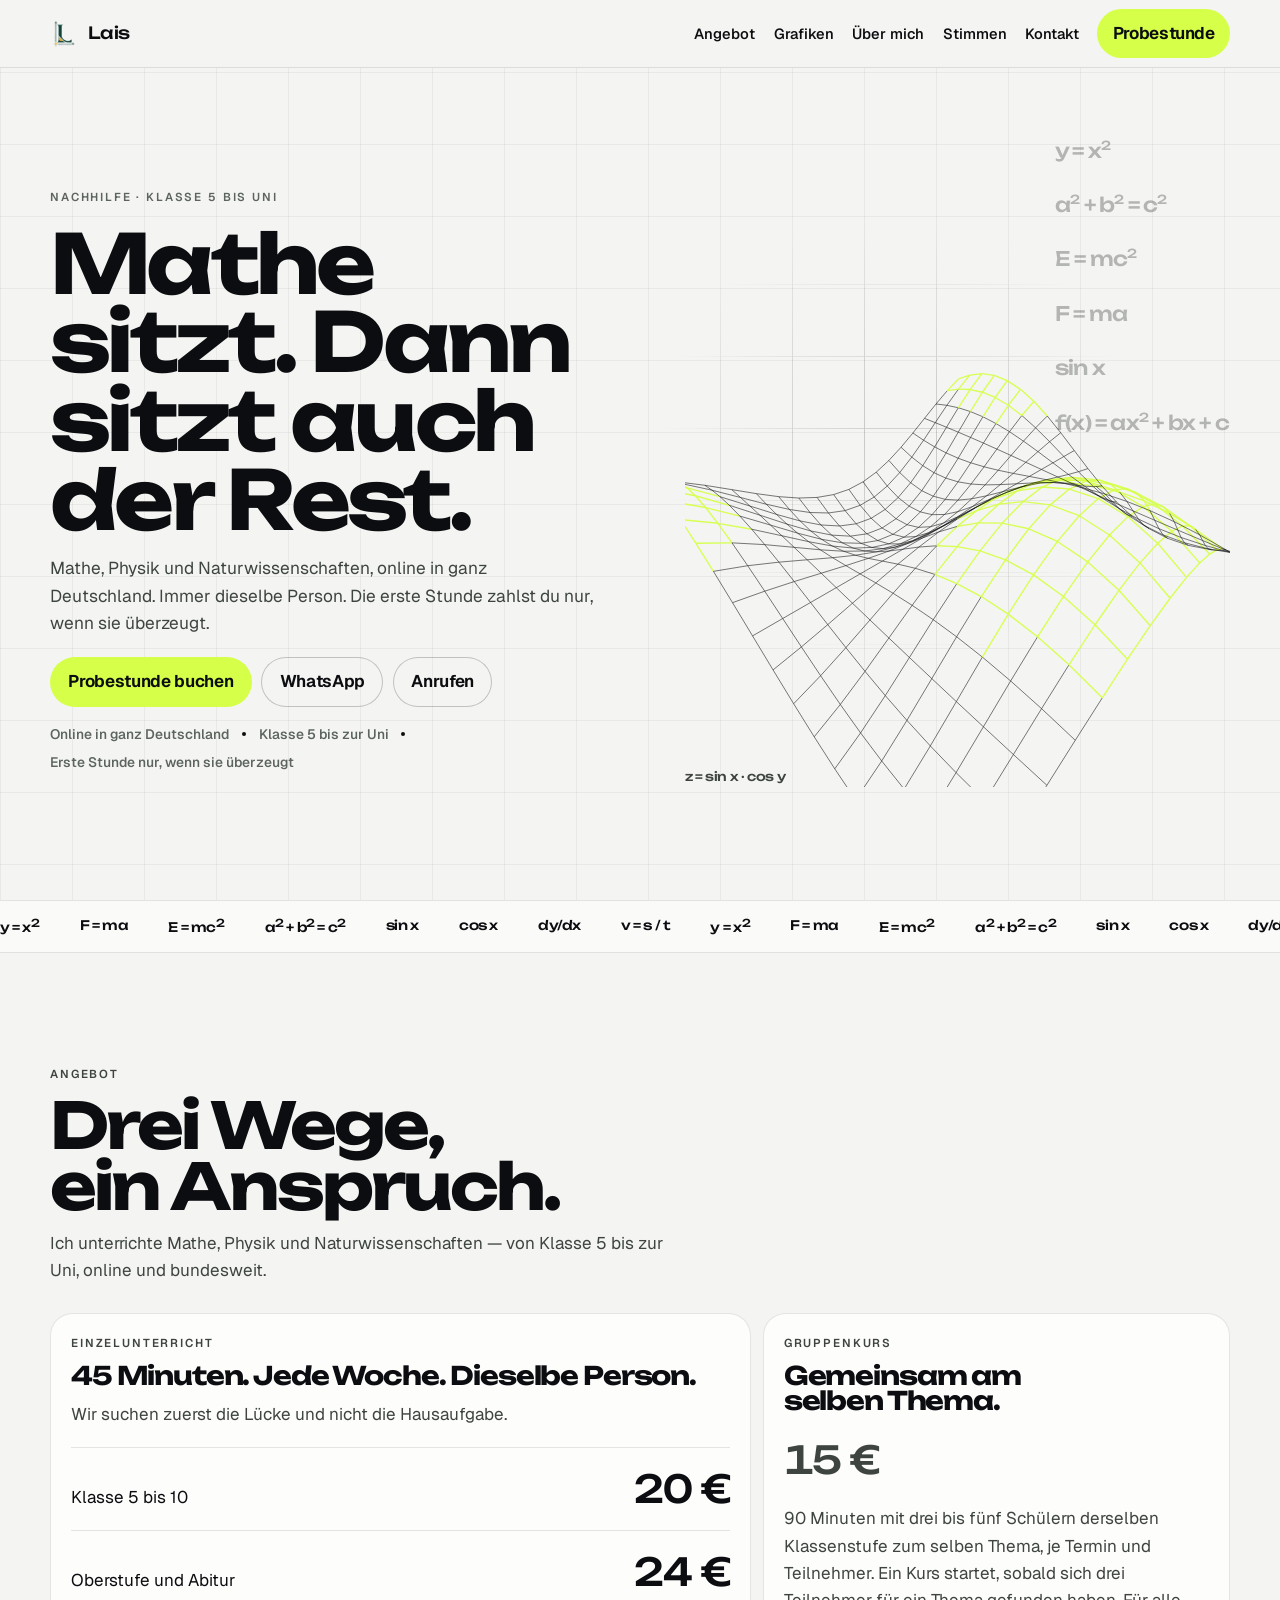
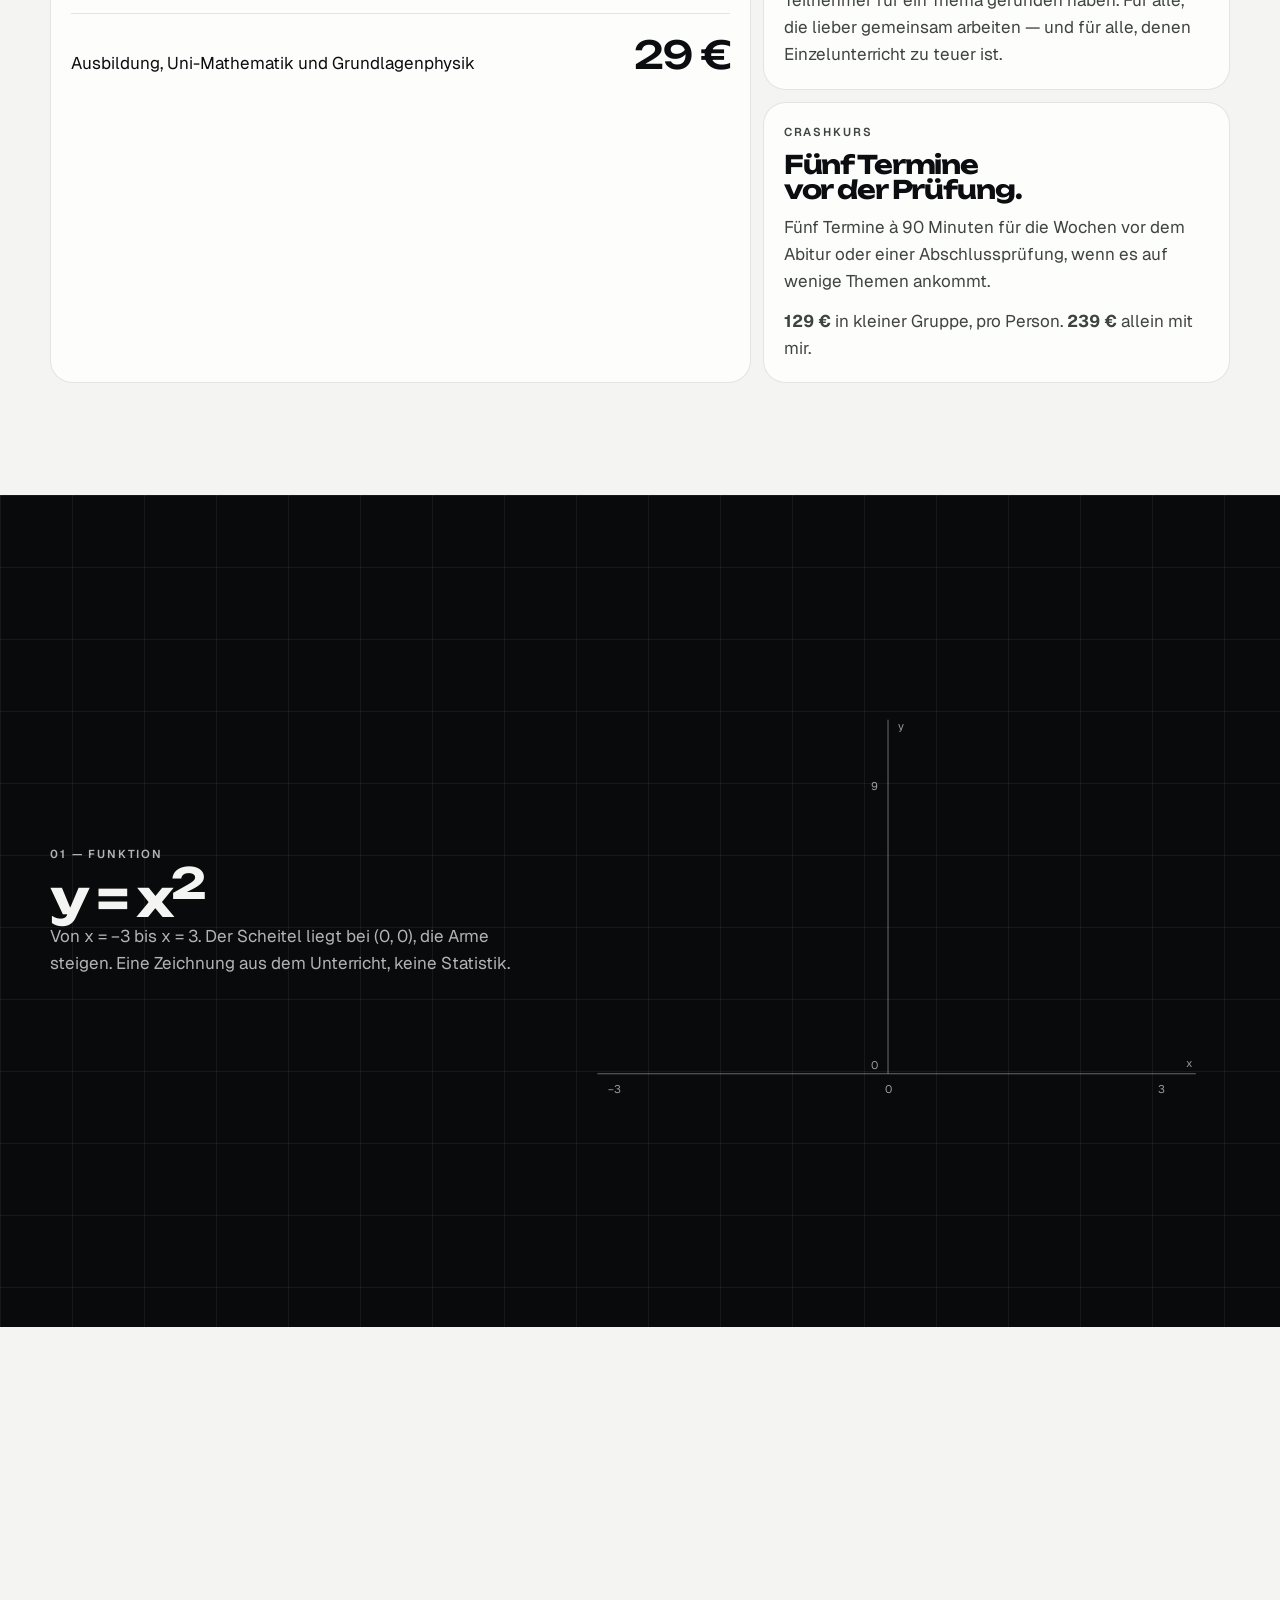
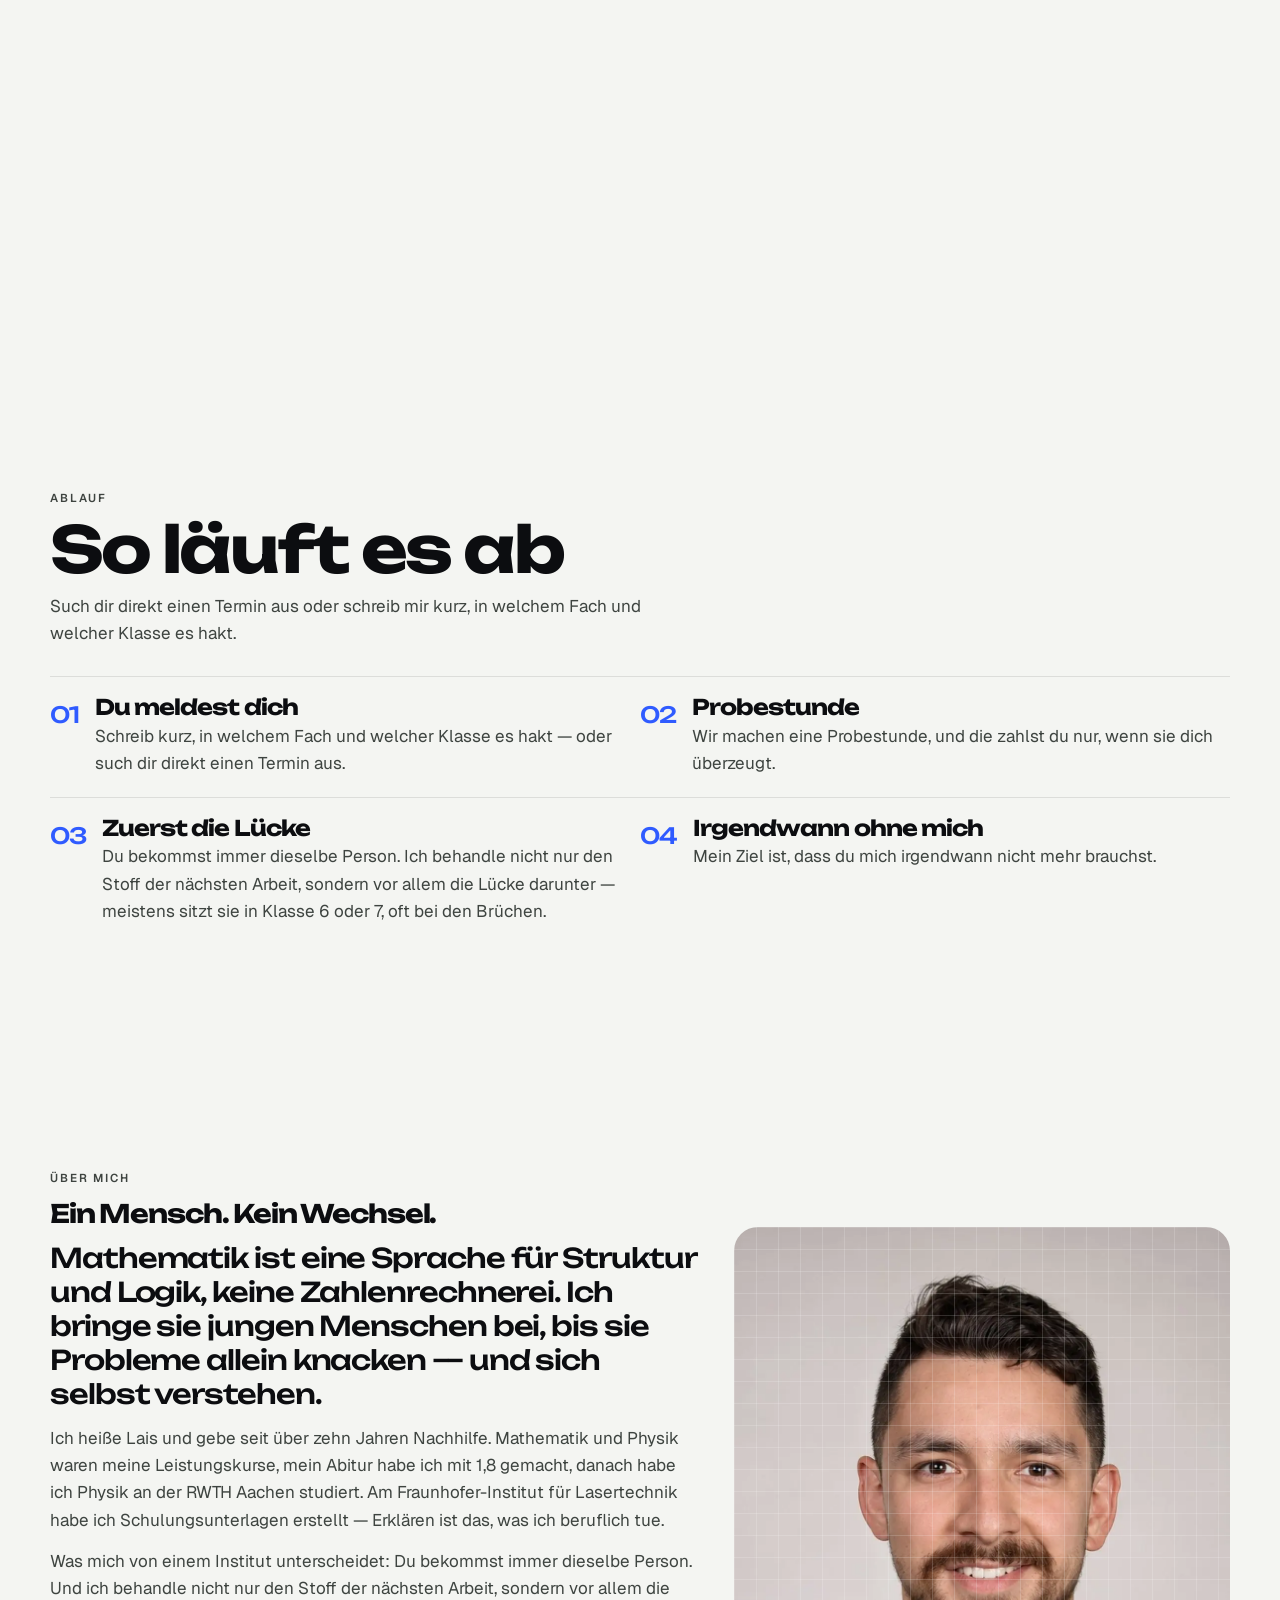
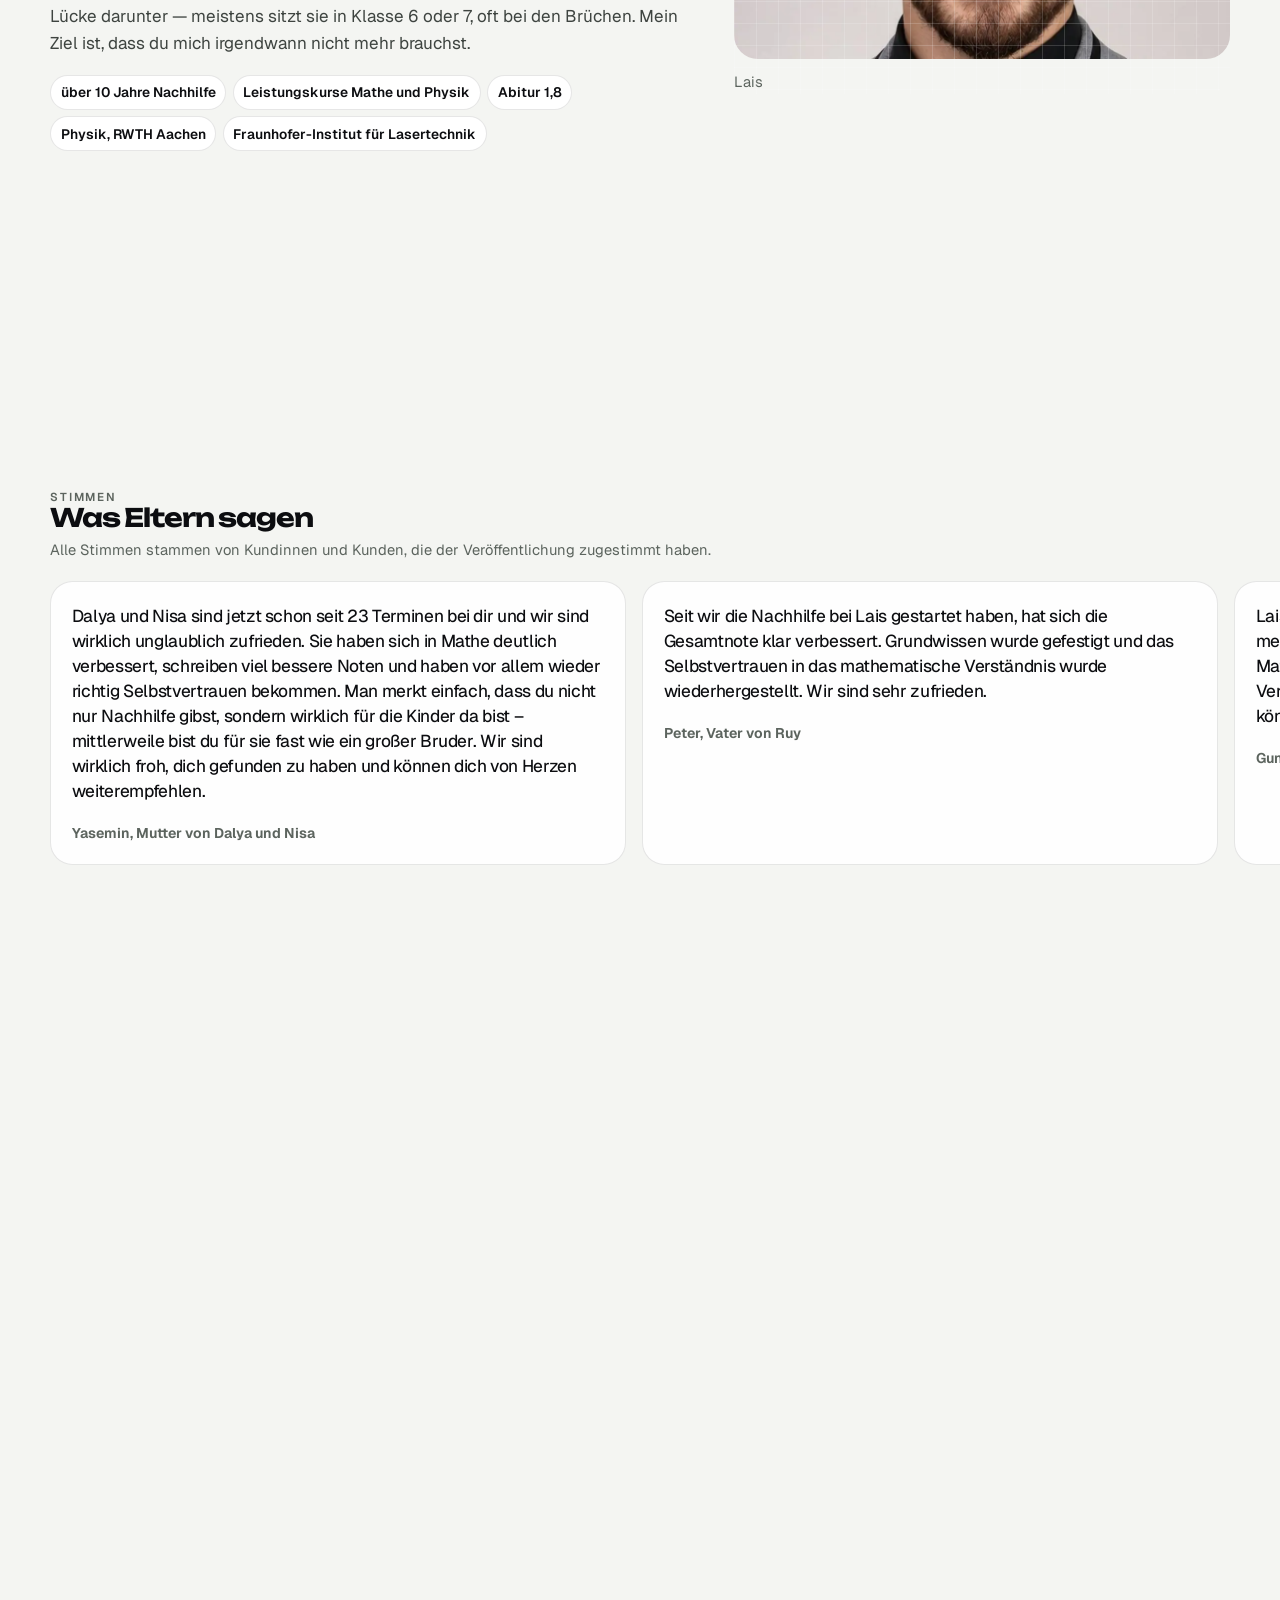
<file: index.html>
<!DOCTYPE html>
<html lang="de" dir="ltr">
<head>
  <meta charset="utf-8">
  <meta name="viewport" content="width=device-width, initial-scale=1">
  <title>Lais — Nachhilfe in Mathe, Physik und Naturwissenschaften</title>
  <meta name="description" content="Online-Nachhilfe in Mathe, Physik und Naturwissenschaften, bundesweit, von Klasse 5 bis Uni. Ein Mensch statt ein Institut. Die erste Stunde zahlst du nur, wenn sie überzeugt.">
  <link rel="canonical" href="https://lais-nachhilfe.pages.dev/">
  <link rel="icon" href="img/favicon.png">
  <meta property="og:type" content="website">
  <meta property="og:title" content="Lais — Nachhilfe in Mathe, Physik und Naturwissenschaften">
  <meta property="og:description" content="Online-Nachhilfe in Mathe, Physik und Naturwissenschaften, bundesweit, von Klasse 5 bis Uni. Ein Mensch statt ein Institut.">
  <meta property="og:url" content="https://lais-nachhilfe.pages.dev/">
  <meta property="og:image" content="https://lais-nachhilfe.pages.dev/img/lais-portrait.jpg">
  <meta property="og:locale" content="de_DE">
  <meta name="theme-color" content="#0C0D10">
  <link rel="preload" href="fonts/unbounded-500.woff2" as="font" type="font/woff2" crossorigin>
  <link rel="stylesheet" href="styles.css">
  <script type="application/ld+json">
    {
      "@context": "https://schema.org",
      "@type": "Organization",
      "name": "Lais",
      "url": "https://lais-nachhilfe.pages.dev/",
      "description": "Online-Nachhilfe in Mathe, Physik und Naturwissenschaften, bundesweit, von Klasse 5 bis Uni.",
      "email": "laisnadjem@gmail.com",
      "telephone": "+4915756829088",
      "areaServed": "DE"
    }
  </script>
</head>
<body>
  <a class="sprunglink" href="#inhalt">Zum Inhalt springen</a>

  <header class="nav" data-nav>
    <div class="nav__innen">
      <a class="marke" href="#oben">
        <img class="logo" src="img/logo-farbe.png" alt="" width="1022" height="1207">
        <span class="wortmarke">Lais</span>
      </a>
      <button class="nav__schalt" type="button" data-nav-schalt aria-expanded="false" aria-controls="navigation" aria-label="Menü öffnen">
        <span class="nav__balken"></span>
      </button>
      <nav id="navigation" class="nav__links" data-nav-panel aria-label="Seite">
        <a href="#angebot">Angebot</a>
        <a href="#grafiken">Grafiken</a>
        <a href="#ueber">Über mich</a>
        <a href="#stimmen">Stimmen</a>
        <a href="#kontakt">Kontakt</a>
        <a class="knopf nav__cta" data-magnet href="https://calendly.com/laisnadjem/30min" rel="noopener">Probestunde</a>
      </nav>
    </div>
  </header>

  <main id="inhalt">
    <section class="hero" id="oben" aria-labelledby="hero-titel">
      <div class="hero__spot" aria-hidden="true"></div>
      <ul class="formeln" aria-hidden="true">
        <li>y = x<sup>2</sup></li>
        <li>a<sup>2</sup> + b<sup>2</sup> = c<sup>2</sup></li>
        <li>E = mc<sup>2</sup></li>
        <li>F = ma</li>
        <li>sin x</li>
        <li>f(x) = ax<sup>2</sup> + bx + c</li>
      </ul>
      <div class="hero__innen">
        <div class="hero__text">
          <p class="kicker">Nachhilfe · Klasse 5 bis Uni</p>
          <h1 id="hero-titel" class="hero__titel">Mathe sitzt. Dann sitzt auch der Rest.</h1>
          <p class="hero__lead">Mathe, Physik und Naturwissenschaften, online in ganz Deutschland. Immer dieselbe Person. Die erste Stunde zahlst du nur, wenn sie überzeugt.</p>
        </div>
        <div class="hero__visual">
          <canvas class="hero__feld" data-rolle="flaeche" aria-hidden="true"></canvas>
          <p class="formel-label">z = sin x · cos y</p>
        </div>
        <div class="hero__actions">
          <div class="knopfzeile">
            <a class="knopf" data-magnet href="https://calendly.com/laisnadjem/30min" rel="noopener">Probestunde buchen</a>
            <a class="knopf knopf--ghost" data-magnet href="https://wa.me/4915756829088?text=Hallo%20Lais%2C%20ich%20interessiere%20mich%20f%C3%BCr%20eine%20Probestunde." rel="noopener">WhatsApp</a>
            <a class="knopf knopf--ghost" data-magnet href="tel:+4915756829088">Anrufen</a>
          </div>
          <ul class="meta-row">
            <li>Online in ganz Deutschland</li>
            <li>Klasse 5 bis zur Uni</li>
            <li>Erste Stunde nur, wenn sie überzeugt</li>
          </ul>
        </div>
      </div>
    </section>

    <div class="laufband" aria-hidden="true">
      <div class="laufband__spur">
        <span>y = x<sup>2</sup></span><span>F = ma</span><span>E = mc<sup>2</sup></span><span>a<sup>2</sup> + b<sup>2</sup> = c<sup>2</sup></span><span>sin x</span><span>cos x</span><span>dy/dx</span><span>v = s / t</span>
        <span>y = x<sup>2</sup></span><span>F = ma</span><span>E = mc<sup>2</sup></span><span>a<sup>2</sup> + b<sup>2</sup> = c<sup>2</sup></span><span>sin x</span><span>cos x</span><span>dy/dx</span><span>v = s / t</span>
      </div>
    </div>

    <section class="angebot" id="angebot" aria-labelledby="angebot-titel">
      <div class="rahmen">
        <div class="kopf">
          <p class="kicker">Angebot</p>
          <h2 id="angebot-titel">Drei Wege, ein Anspruch.</h2>
          <p>Ich unterrichte Mathe, Physik und Naturwissenschaften — von Klasse 5 bis zur Uni, online und bundesweit.</p>
        </div>
        <div class="bento">
          <article class="zelle zelle--haupt">
            <p class="kicker">Einzelunterricht</p>
            <h3>45 Minuten. Jede Woche. Dieselbe Person.</h3>
            <p>Wir suchen zuerst die Lücke und nicht die Hausaufgabe.</p>
            <ul class="preisgrid">
              <li><span>Klasse 5 bis 10</span><strong>20&nbsp;€</strong></li>
              <li><span>Oberstufe und Abitur</span><strong>24&nbsp;€</strong></li>
              <li><span>Ausbildung, Uni-Mathematik und Grundlagenphysik</span><strong>29&nbsp;€</strong></li>
            </ul>
          </article>
          <article class="zelle">
            <p class="kicker">Gruppenkurs</p>
            <h3>Gemeinsam am selben Thema.</h3>
            <p class="betrag">15&nbsp;€</p>
            <p>90 Minuten mit drei bis fünf Schülern derselben Klassenstufe zum selben Thema, je Termin und Teilnehmer. Ein Kurs startet, sobald sich drei Teilnehmer für ein Thema gefunden haben. Für alle, die lieber gemeinsam arbeiten — und für alle, denen Einzelunterricht zu teuer ist.</p>
          </article>
          <article class="zelle">
            <p class="kicker">Crashkurs</p>
            <h3>Fünf Termine vor der Prüfung.</h3>
            <p>Fünf Termine à 90 Minuten für die Wochen vor dem Abitur oder einer Abschlussprüfung, wenn es auf wenige Themen ankommt.</p>
            <p><strong>129&nbsp;€</strong> in kleiner Gruppe, pro Person. <strong>239&nbsp;€</strong> allein mit mir.</p>
          </article>
        </div>
      </div>
    </section>

    <section class="grafiken" id="grafiken" data-grafiken aria-labelledby="grafiken-titel">
      <div class="grafiken__buehne">
        <article class="panel" data-panel>
          <div>
            <p class="kicker">01 — Funktion</p>
            <h3 id="grafiken-titel">y = x<sup>2</sup></h3>
            <p>Von x = −3 bis x = 3. Der Scheitel liegt bei (0, 0), die Arme steigen. Eine Zeichnung aus dem Unterricht, keine Statistik.</p>
          </div>
          <svg class="plot" viewBox="0 0 800 520" role="img" aria-label="Graph der Funktion y gleich x Quadrat">
            <line class="axis" x1="60" y1="450" x2="760" y2="450" />
            <line class="axis" x1="400" y1="36" x2="400" y2="450" />
            <path class="kurve" data-fn="para" pathLength="1" />
            <text class="tick" x="80" y="472" text-anchor="middle">−3</text>
            <text class="tick" x="400" y="472" text-anchor="middle">0</text>
            <text class="tick" x="720" y="472" text-anchor="middle">3</text>
            <text class="tick" x="388" y="118" text-anchor="end">9</text>
            <text class="tick" x="388" y="444" text-anchor="end">0</text>
            <text class="tick" x="748" y="442">x</text>
            <text class="tick" x="412" y="48">y</text>
          </svg>
        </article>
        <article class="panel" data-panel>
          <div>
            <p class="kicker">02 — Schwingung</p>
            <h3>y = sin x</h3>
            <p>Zwei Perioden, von 0 bis 4π. Die Nulllinie liegt in der Mitte, die Amplitude ist 1. Illustration, kein Messergebnis.</p>
          </div>
          <svg class="plot" viewBox="0 0 800 520" role="img" aria-label="Graph der Funktion y gleich Sinus x">
            <line class="axis" x1="60" y1="260" x2="760" y2="260" />
            <line class="axis" x1="80" y1="40" x2="80" y2="470" />
            <path class="kurve" data-fn="sine" pathLength="1" />
            <text class="tick" x="68" y="116" text-anchor="end">1</text>
            <text class="tick" x="68" y="264" text-anchor="end">0</text>
            <text class="tick" x="68" y="416" text-anchor="end">−1</text>
            <text class="tick" x="80" y="492" text-anchor="middle">0</text>
            <text class="tick" x="400" y="492" text-anchor="middle">2π</text>
            <text class="tick" x="720" y="492" text-anchor="middle">4π</text>
          </svg>
        </article>
        <article class="panel" data-panel>
          <div>
            <p class="kicker">03 — Preise</p>
            <h3>Was ein Termin kostet</h3>
            <p>Gruppe 15&nbsp;€ je Termin und Teilnehmer. Einzelunterricht: Klasse 5 bis 10 20&nbsp;€, Oberstufe und Abitur 24&nbsp;€, Ausbildung, Uni-Mathematik und Grundlagenphysik 29&nbsp;€. Crashkurs, fünf Termine à 90 Minuten: 129&nbsp;€ in kleiner Gruppe pro Person, 239&nbsp;€ allein.</p>
          </div>
          <div class="bars" role="img" aria-label="15 Euro Gruppe, 20 Euro Klasse 5 bis 10, 24 Euro Oberstufe, 29 Euro Uni">
            <div class="bar"><b>15&nbsp;€</b><div class="bar__plot"><i style="--anteil: 0.517"></i></div><span>Gruppe</span></div>
            <div class="bar"><b>20&nbsp;€</b><div class="bar__plot"><i style="--anteil: 0.690"></i></div><span>Klasse 5–10</span></div>
            <div class="bar"><b>24&nbsp;€</b><div class="bar__plot"><i style="--anteil: 0.828"></i></div><span>Oberstufe</span></div>
            <div class="bar"><b>29&nbsp;€</b><div class="bar__plot"><i style="--anteil: 1"></i></div><span>Uni</span></div>
          </div>
        </article>
      </div>
    </section>

    <section class="ablauf" id="ablauf" aria-labelledby="ablauf-titel">
      <div class="rahmen">
        <div class="kopf">
          <p class="kicker">Ablauf</p>
          <h2 id="ablauf-titel">So läuft es ab</h2>
          <p>Such dir direkt einen Termin aus oder schreib mir kurz, in welchem Fach und welcher Klasse es hakt.</p>
        </div>
        <ol class="spur">
          <li>
            <span class="spur__nr">01</span>
            <div>
              <h3>Du meldest dich</h3>
              <p>Schreib kurz, in welchem Fach und welcher Klasse es hakt — oder such dir direkt einen Termin aus.</p>
            </div>
          </li>
          <li>
            <span class="spur__nr">02</span>
            <div>
              <h3>Probestunde</h3>
              <p>Wir machen eine Probestunde, und die zahlst du nur, wenn sie dich überzeugt.</p>
            </div>
          </li>
          <li>
            <span class="spur__nr">03</span>
            <div>
              <h3>Zuerst die Lücke</h3>
              <p>Du bekommst immer dieselbe Person. Ich behandle nicht nur den Stoff der nächsten Arbeit, sondern vor allem die Lücke darunter — meistens sitzt sie in Klasse 6 oder 7, oft bei den Brüchen.</p>
            </div>
          </li>
          <li>
            <span class="spur__nr">04</span>
            <div>
              <h3>Irgendwann ohne mich</h3>
              <p>Mein Ziel ist, dass du mich irgendwann nicht mehr brauchst.</p>
            </div>
          </li>
        </ol>
      </div>
    </section>

    <section class="ueber" id="ueber" aria-labelledby="ueber-titel">
      <div class="rahmen ueber__grid">
        <figure class="portraet">
          <picture>
            <source srcset="img/lais-portrait.webp" type="image/webp">
            <img src="img/lais-portrait.jpg" alt="Lais" width="1000" height="871">
          </picture>
          <figcaption>Lais</figcaption>
        </figure>
        <div class="ueber__texte">
          <p class="kicker">Über mich</p>
          <h2 id="ueber-titel">Ein Mensch. Kein Wechsel.</h2>
          <p class="leitsatz">Mathematik ist eine Sprache für Struktur und Logik, keine Zahlenrechnerei. Ich bringe sie jungen Menschen bei, bis sie Probleme allein knacken — und sich selbst verstehen.</p>
          <p>Ich heiße Lais und gebe seit über zehn Jahren Nachhilfe. Mathematik und Physik waren meine Leistungskurse, mein Abitur habe ich mit 1,8 gemacht, danach habe ich Physik an der RWTH Aachen studiert. Am Fraunhofer-Institut für Lasertechnik habe ich Schulungsunterlagen erstellt — Erklären ist das, was ich beruflich tue.</p>
          <p>Was mich von einem Institut unterscheidet: Du bekommst immer dieselbe Person. Und ich behandle nicht nur den Stoff der nächsten Arbeit, sondern vor allem die Lücke darunter — meistens sitzt sie in Klasse 6 oder 7, oft bei den Brüchen. Mein Ziel ist, dass du mich irgendwann nicht mehr brauchst.</p>
          <ul class="merker">
            <li>über 10 Jahre Nachhilfe</li>
            <li>Leistungskurse Mathe und Physik</li>
            <li>Abitur 1,8</li>
            <li>Physik, RWTH Aachen</li>
            <li>Fraunhofer-Institut für Lasertechnik</li>
          </ul>
        </div>
      </div>
    </section>

    <section class="stimmen" id="stimmen" data-stimmen aria-labelledby="stimmen-titel">
      <div class="stimmen__kopf rahmen">
        <p class="kicker">Stimmen</p>
        <h2 id="stimmen-titel">Was Eltern sagen</h2>
        <p class="stimmen__quelle">Alle Stimmen stammen von Kundinnen und Kunden, die der Veröffentlichung zugestimmt haben.</p>
      </div>
      <div class="stimmen__viewport">
        <div class="stimmen__schiene" data-schiene>
          <figure class="zettel">
            <blockquote>Dalya und Nisa sind jetzt schon seit 23 Terminen bei dir und wir sind wirklich unglaublich zufrieden. Sie haben sich in Mathe deutlich verbessert, schreiben viel bessere Noten und haben vor allem wieder richtig Selbstvertrauen bekommen. Man merkt einfach, dass du nicht nur Nachhilfe gibst, sondern wirklich für die Kinder da bist – mittlerweile bist du für sie fast wie ein großer Bruder. Wir sind wirklich froh, dich gefunden zu haben und können dich von Herzen weiterempfehlen.</blockquote>
            <figcaption>Yasemin, Mutter von Dalya und Nisa</figcaption>
          </figure>
          <figure class="zettel">
            <blockquote>Seit wir die Nachhilfe bei Lais gestartet haben, hat sich die Gesamtnote klar verbessert. Grundwissen wurde gefestigt und das Selbstvertrauen in das mathematische Verständnis wurde wiederhergestellt. Wir sind sehr zufrieden.</blockquote>
            <figcaption>Peter, Vater von Ruy</figcaption>
          </figure>
          <figure class="zettel">
            <blockquote>Lais arbeitet seit einem halben Jahr mit meinem Sohn. Die Noten meines Sohnes haben sich deutlich verbessert. Nicht nur in Mathematik, Lais hat meinem Sohn auch grundsätzlich ein Verständnis für das Lernen vermittelt. Wir sind sehr zufrieden und können Lais uneingeschränkt weiterempfehlen.</blockquote>
            <figcaption>Gunnar, Vater von Lauritz</figcaption>
          </figure>
          <figure class="zettel">
            <blockquote>Die Nachhilfe haben wir begonnen, da Lennarts Noten in Mathe immer schlechter wurden und wir Sorge hatten, dass er den MSA-Abschluss in der 10. Klasse nicht schafft. Die Nachhilfe war in der 10. Klasse eine gute Vorbereitung auf den MSA-Abschluss, den Lennart mit gutem Ergebnis geschafft hat. Ansonsten macht ihm Mathe jetzt wieder mehr Spaß und er hat ein paar Strategien gelernt, mit denen er besser Matheaufgaben lösen kann.</blockquote>
            <figcaption>Thomas, Vater von Lennart</figcaption>
          </figure>
        </div>
      </div>
    </section>

    <section class="fragen" id="fragen" aria-labelledby="fragen-titel">
      <div class="rahmen">
        <div class="kopf">
          <p class="kicker">Fragen</p>
          <h2 id="fragen-titel">Kurz und klar</h2>
        </div>
        <div class="faq">
          <details>
            <summary>Welche Fächer, und von welcher Klasse an?</summary>
            <p>Ich unterrichte Mathe, Physik und Naturwissenschaften — von Klasse 5 bis zur Uni, online und bundesweit.</p>
          </details>
          <details>
            <summary>Wo findet der Unterricht statt?</summary>
            <p>Unterricht findet online statt, in ganz Deutschland.</p>
          </details>
          <details>
            <summary>Was kostet der Einzelunterricht?</summary>
            <p>45 Minuten, wöchentlich, immer dieselbe Person. Klasse 5 bis 10: 20&nbsp;€. Oberstufe und Abitur: 24&nbsp;€. Ausbildung, Uni-Mathematik und Grundlagenphysik: 29&nbsp;€.</p>
          </details>
          <details>
            <summary>Wie funktioniert der Gruppenkurs?</summary>
            <p>90 Minuten mit drei bis fünf Schülern derselben Klassenstufe zum selben Thema, 15&nbsp;€ je Termin und Teilnehmer. Ein Kurs startet, sobald sich drei Teilnehmer für ein Thema gefunden haben. Für alle, die lieber gemeinsam arbeiten — und für alle, denen Einzelunterricht zu teuer ist.</p>
          </details>
          <details>
            <summary>Was umfasst der Crashkurs vor der Prüfung?</summary>
            <p>Fünf Termine à 90 Minuten für die Wochen vor dem Abitur oder einer Abschlussprüfung, wenn es auf wenige Themen ankommt. In kleiner Gruppe 129&nbsp;€ pro Person, allein mit mir 239&nbsp;€.</p>
          </details>
          <details>
            <summary>Muss ich die Probestunde bezahlen?</summary>
            <p>Wir machen eine Probestunde, und die zahlst du nur, wenn sie dich überzeugt. Die erste Stunde zahlst du nur, wenn sie überzeugt.</p>
          </details>
          <details>
            <summary>Was unterscheidet das von einem Institut?</summary>
            <p>Du bekommst immer dieselbe Person. Ich behandle nicht nur den Stoff der nächsten Arbeit, sondern vor allem die Lücke darunter — meistens sitzt sie in Klasse 6 oder 7, oft bei den Brüchen. Mein Ziel ist, dass du mich irgendwann nicht mehr brauchst.</p>
          </details>
        </div>
      </div>
    </section>

    <section class="kontakt" id="kontakt" aria-labelledby="kontakt-titel">
      <div class="rahmen">
        <p class="kicker">Kontakt</p>
        <h2 id="kontakt-titel">Sag kurz, wo es hakt.</h2>
        <p class="lead">Such dir direkt einen Termin aus oder schreib mir kurz, in welchem Fach und welcher Klasse es hakt. Wir machen eine Probestunde, und die zahlst du nur, wenn sie dich überzeugt.</p>
        <p><a class="ruf" href="tel:+4915756829088">+49&nbsp;157&nbsp;56829088</a></p>
        <div class="knopfzeile">
          <a class="knopf" data-magnet href="https://calendly.com/laisnadjem/30min" rel="noopener">Probestunde buchen</a>
          <a class="knopf knopf--ghost" data-magnet href="https://wa.me/4915756829088?text=Hallo%20Lais%2C%20ich%20interessiere%20mich%20f%C3%BCr%20eine%20Probestunde." rel="noopener">WhatsApp</a>
        </div>
        <div class="kontakt__wege">
          <a href="mailto:laisnadjem@gmail.com">laisnadjem@gmail.com</a>
          <a href="https://wa.me/4915756829088" rel="noopener">WhatsApp</a>
          <a href="tel:+4915756829088">Anrufen</a>
        </div>
        <p class="lead kontakt__ort">Unterricht findet online statt, in ganz Deutschland.</p>
      </div>
    </section>
  </main>

  <footer class="fuss">
    <div class="fuss__innen">
      <p><strong>Lais</strong> — Nachhilfe in Mathe, Physik und Naturwissenschaften. Online, in ganz Deutschland.</p>
      <nav class="fuss__links" aria-label="Rechtliches">
        <a href="impressum.html">Impressum</a>
        <a href="datenschutz.html">Datenschutz</a>
        <a href="mailto:laisnadjem@gmail.com">laisnadjem@gmail.com</a>
        <a href="tel:+4915756829088">+49&nbsp;157&nbsp;56829088</a>
      </nav>
      <div class="fuss__meta">
        <p>© Lais</p>
        <p>Lais Abbas Nadjem, Brucknerstraße 34, 50127 Bergheim</p>
      </div>
    </div>
  </footer>

  <script src="vendor/gsap.min.js" defer></script>
  <script src="vendor/ScrollTrigger.min.js" defer></script>
  <script src="vendor/lenis.min.js" defer></script>
  <script src="main.js" defer></script>
</body>
</html>
</file>
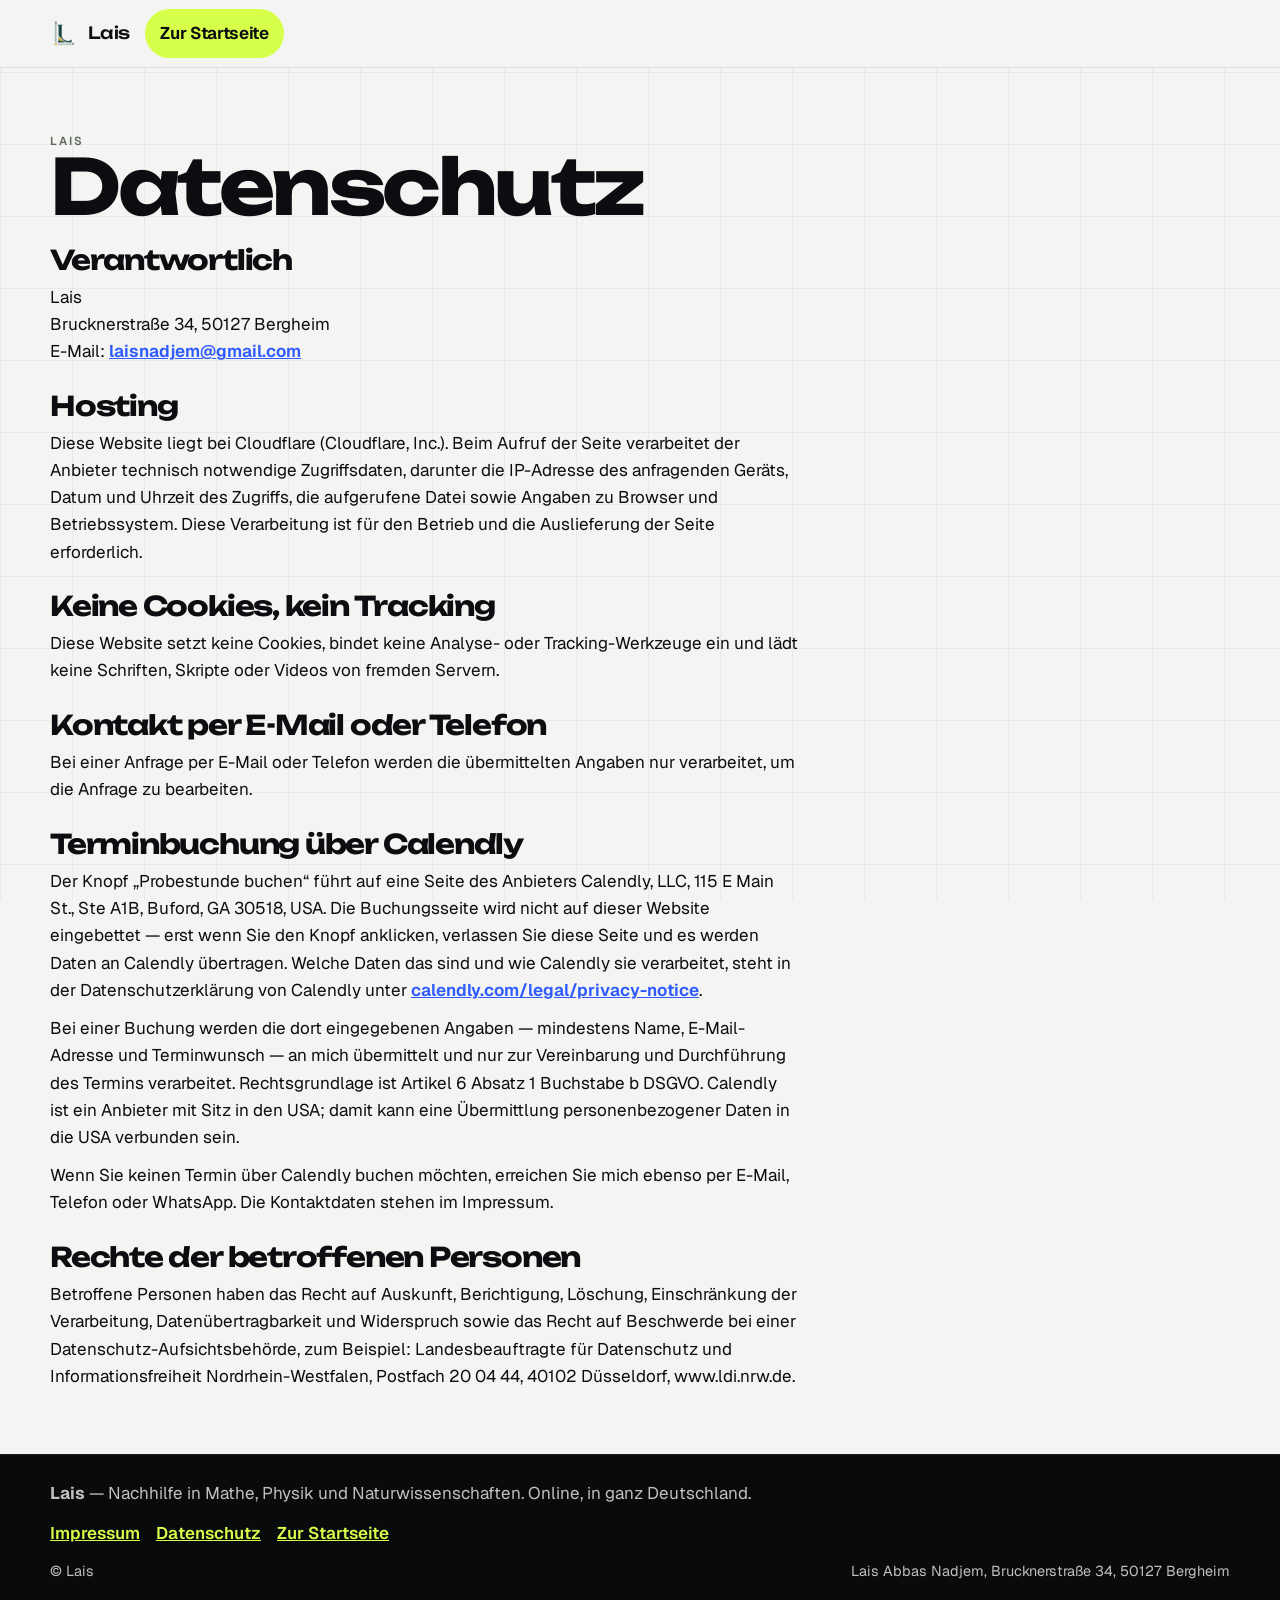
<file: datenschutz.html>
<!DOCTYPE html>
<html lang="de" dir="ltr">
<head>
  <meta charset="utf-8">
  <!-- VORLAGE, keine Rechtsberatung: vor dem Veröffentlichen rechtlich prüfen lassen. Jeden Platzhalter in doppelten
       geschweiften Klammern ersetzen. Der Abschnitt »Keine Cookies, kein Tracking« stimmt nur, solange die Website
       nichts von fremden Servern lädt und keine Analyse-Werkzeuge einbindet. -->
  <meta name="viewport" content="width=device-width, initial-scale=1">
  <title>Datenschutz – Lais</title>
  <meta name="description" content="Datenschutzerklärung von Lais.">
  <link rel="canonical" href="https://lais-nachhilfe.pages.dev/datenschutz">
  <link rel="icon" href="img/favicon.png">
  <meta name="theme-color" content="#0C0D10">
  <link rel="stylesheet" href="styles.css">
</head>
<body>
  <a class="sprunglink" href="#inhalt">Zum Inhalt springen</a>
  <header class="nav">
    <div class="nav__innen">
      <a class="marke" href="index.html">
        <img class="logo" src="img/logo-farbe.png" alt="" width="1022" height="1207">
        <span class="wortmarke">Lais</span>
      </a>
      <a class="knopf nav__cta" href="index.html">Zur Startseite</a>
    </div>
  </header>
  <main id="inhalt">
    <header class="seitenkopf">
      <div class="rahmen">
        <p class="kicker">Lais</p>
        <h1>Datenschutz</h1>
      </div>
    </header>
    <article class="rechtstext rahmen">
      <h2>Verantwortlich</h2>
      <p>
        Lais<br>Brucknerstraße 34, 50127 Bergheim<br>
        E-Mail: <a href="mailto:laisnadjem@gmail.com">laisnadjem@gmail.com</a>
      </p>

      <h2>Hosting</h2>
      <p>Diese Website liegt bei Cloudflare (Cloudflare, Inc.). Beim Aufruf der Seite verarbeitet der Anbieter
        technisch notwendige Zugriffsdaten, darunter die IP-Adresse des anfragenden Geräts, Datum und Uhrzeit des
        Zugriffs, die aufgerufene Datei sowie Angaben zu Browser und Betriebssystem. Diese Verarbeitung ist für den
        Betrieb und die Auslieferung der Seite erforderlich.</p>

      <h2>Keine Cookies, kein Tracking</h2>
      <p>Diese Website setzt keine Cookies, bindet keine Analyse- oder Tracking-Werkzeuge ein und lädt keine Schriften,
        Skripte oder Videos von fremden Servern.</p>

      <h2>Kontakt per E-Mail oder Telefon</h2>
      <p>Bei einer Anfrage per E-Mail oder Telefon werden die übermittelten Angaben nur verarbeitet, um die Anfrage zu
        bearbeiten.</p>

      <h2>Terminbuchung über Calendly</h2>
      <p>Der Knopf „Probestunde buchen“ führt auf eine Seite des Anbieters Calendly, LLC, 115 E Main St., Ste A1B,
        Buford, GA 30518, USA. Die Buchungsseite wird nicht auf dieser Website eingebettet — erst wenn Sie den Knopf anklicken,
        verlassen Sie diese Seite und es werden Daten an Calendly übertragen. Welche Daten das sind und wie Calendly sie
        verarbeitet, steht in der Datenschutzerklärung von Calendly unter
        <a href="https://calendly.com/legal/privacy-notice" rel="noopener">calendly.com/legal/privacy-notice</a>.</p>
      <p>Bei einer Buchung werden die dort eingegebenen Angaben — mindestens Name, E-Mail-Adresse und Terminwunsch —
        an mich übermittelt und nur zur Vereinbarung und Durchführung des Termins verarbeitet. Rechtsgrundlage ist
        Artikel 6 Absatz 1 Buchstabe b DSGVO. Calendly ist ein Anbieter mit Sitz in den USA; damit kann eine
        Übermittlung personenbezogener Daten in die USA verbunden sein.</p>
      <p>Wenn Sie keinen Termin über Calendly buchen möchten, erreichen Sie mich ebenso per E-Mail, Telefon oder
        WhatsApp. Die Kontaktdaten stehen im Impressum.</p>

      <h2>Rechte der betroffenen Personen</h2>
      <p>Betroffene Personen haben das Recht auf Auskunft, Berichtigung, Löschung, Einschränkung der Verarbeitung,
        Datenübertragbarkeit und Widerspruch sowie das Recht auf Beschwerde bei einer Datenschutz-Aufsichtsbehörde,
        zum Beispiel: Landesbeauftragte für Datenschutz und Informationsfreiheit Nordrhein-Westfalen,
        Postfach 20 04 44, 40102 Düsseldorf, www.ldi.nrw.de.</p>
    </article>
  </main>
  <footer class="fuss">
    <div class="fuss__innen">
      <p><strong>Lais</strong> — Nachhilfe in Mathe, Physik und Naturwissenschaften. Online, in ganz Deutschland.</p>
      <nav class="fuss__links" aria-label="Rechtliches">
        <a href="impressum.html">Impressum</a>
        <a href="datenschutz.html">Datenschutz</a>
        <a href="index.html">Zur Startseite</a>
      </nav>
      <div class="fuss__meta">
        <p>© Lais</p>
        <p>Lais Abbas Nadjem, Brucknerstraße 34, 50127 Bergheim</p>
      </div>
    </div>
  </footer>
</body>
</html>
</file>
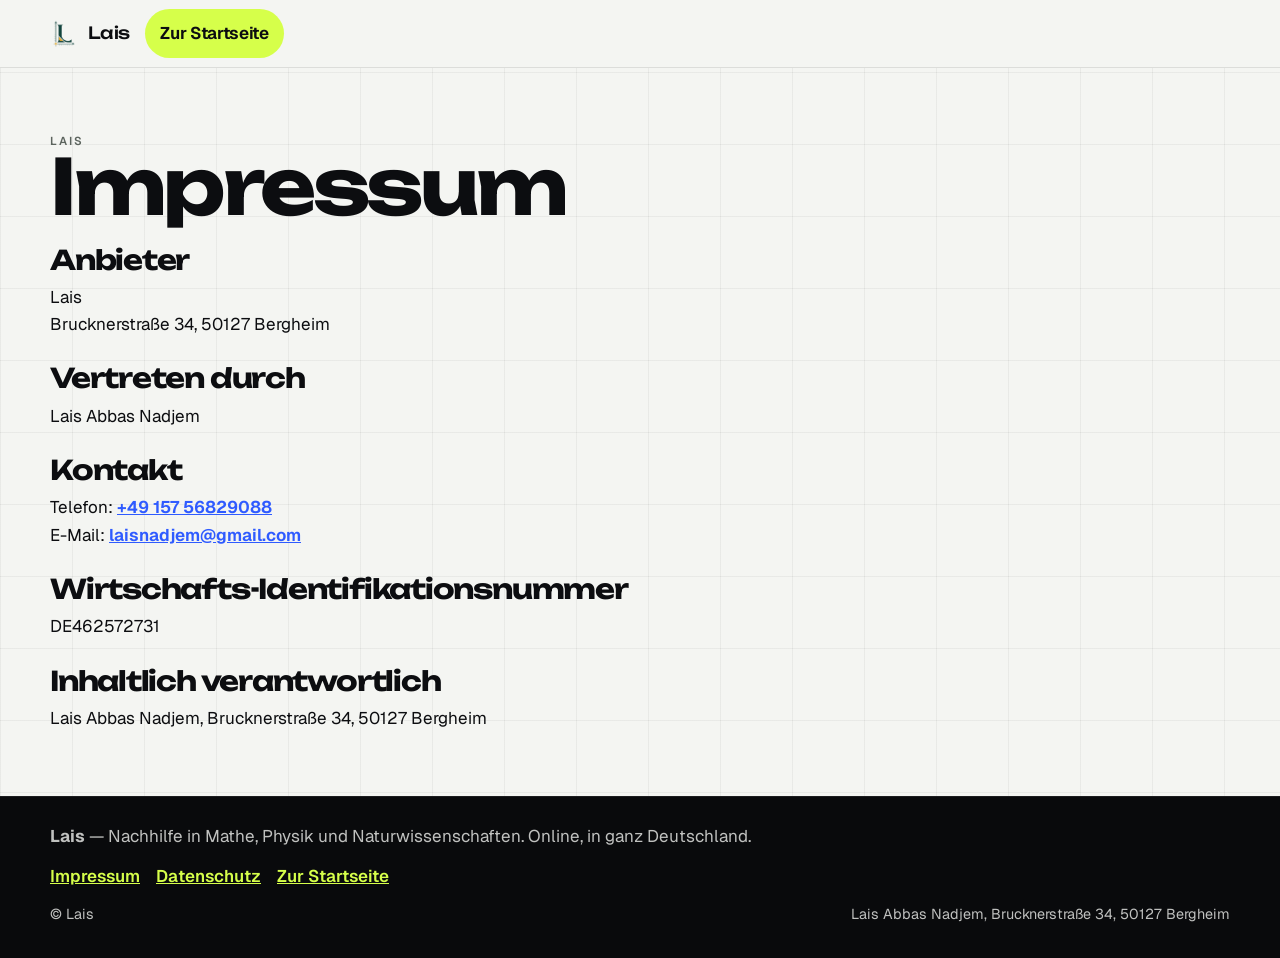
<file: impressum.html>
<!DOCTYPE html>
<html lang="de" dir="ltr">
<head>
  <meta charset="utf-8">
  <!-- VORLAGE, keine Rechtsberatung: vor dem Veröffentlichen rechtlich prüfen lassen. Welche Angaben Pflicht sind,
       hängt von der Rechtsform ab. Jeden Platzhalter in doppelten geschweiften Klammern ersetzen oder den Absatz
       löschen, wenn er nicht zutrifft. Nichts erfinden. -->
  <meta name="viewport" content="width=device-width, initial-scale=1">
  <title>Impressum – Lais</title>
  <meta name="description" content="Impressum von Lais.">
  <link rel="canonical" href="https://lais-nachhilfe.pages.dev/impressum">
  <link rel="icon" href="img/favicon.png">
  <meta name="theme-color" content="#0C0D10">
  <link rel="stylesheet" href="styles.css">
</head>
<body>
  <a class="sprunglink" href="#inhalt">Zum Inhalt springen</a>
  <header class="nav">
    <div class="nav__innen">
      <a class="marke" href="index.html">
        <img class="logo" src="img/logo-farbe.png" alt="" width="1022" height="1207">
        <span class="wortmarke">Lais</span>
      </a>
      <a class="knopf nav__cta" href="index.html">Zur Startseite</a>
    </div>
  </header>
  <main id="inhalt">
    <header class="seitenkopf">
      <div class="rahmen">
        <p class="kicker">Lais</p>
        <h1>Impressum</h1>
      </div>
    </header>
    <article class="rechtstext rahmen">
      <h2>Anbieter</h2>
      <p>Lais<br>Brucknerstraße 34, 50127 Bergheim</p>
      <h2>Vertreten durch</h2>
      <p>Lais Abbas Nadjem</p>
      <h2>Kontakt</h2>
      <p>
        Telefon: <a href="tel:+4915756829088">+49&nbsp;157&nbsp;56829088</a><br>
        E-Mail: <a href="mailto:laisnadjem@gmail.com">laisnadjem@gmail.com</a>
      </p>
      <h2>Wirtschafts-Identifikationsnummer</h2>
      <p>DE462572731</p>
      <h2>Inhaltlich verantwortlich</h2>
      <p>Lais Abbas Nadjem, Brucknerstraße 34, 50127 Bergheim</p>
    </article>
  </main>
  <footer class="fuss">
    <div class="fuss__innen">
      <p><strong>Lais</strong> — Nachhilfe in Mathe, Physik und Naturwissenschaften. Online, in ganz Deutschland.</p>
      <nav class="fuss__links" aria-label="Rechtliches">
        <a href="impressum.html">Impressum</a>
        <a href="datenschutz.html">Datenschutz</a>
        <a href="index.html">Zur Startseite</a>
      </nav>
      <div class="fuss__meta">
        <p>© Lais</p>
        <p>Lais Abbas Nadjem, Brucknerstraße 34, 50127 Bergheim</p>
      </div>
    </div>
  </footer>
</body>
</html>
</file>
<file: styles.css>
@font-face {
  font-family: Unbounded;
  font-style: normal;
  font-weight: 500;
  font-display: swap;
  src: url("fonts/unbounded-500.woff2") format("woff2");
}

@font-face {
  font-family: Unbounded;
  font-style: normal;
  font-weight: 700;
  font-display: swap;
  src: url("fonts/unbounded-700.woff2") format("woff2");
}

@font-face {
  font-family: Geist;
  font-style: normal;
  font-weight: 100 900;
  font-display: swap;
  src: url("fonts/geist.woff2") format("woff2");
}

:root {
  --ink: #0c0d10;
  --paper: #f4f5f2;
  --white: #ffffff;
  --muted: #3e4440;
  --faint: #5c645e;
  --line: rgba(12, 13, 16, 0.1);
  --lime: #d6ff4a;
  --blue: #2f5bff;
  --nav: 4.25rem;
  --spalte: min(1180px, calc(100% - 2rem));
  --titel: Unbounded, "Arial Narrow", sans-serif;
  --text: Geist, "Segoe UI", sans-serif;
  color-scheme: light;
}

*,
*::before,
*::after { box-sizing: border-box; }

html { scroll-behavior: smooth; }

body {
  margin: 0;
  padding-top: var(--nav);
  overflow-x: clip;
  color: var(--ink);
  font-family: var(--text);
  font-size: 1.0625rem;
  line-height: 1.6;
  background-color: var(--paper);
  background-image:
    linear-gradient(rgba(12, 13, 16, 0.05) 1px, transparent 1px),
    linear-gradient(90deg, rgba(12, 13, 16, 0.05) 1px, transparent 1px);
  background-size: 72px 72px;
  background-attachment: fixed;
}

img, svg, canvas { max-width: 100%; display: block; }

h1, h2, h3, p { margin: 0; }

h1, h2, h3 {
  font-family: var(--titel);
  font-weight: 700;
  letter-spacing: -0.045em;
  line-height: 0.96;
  text-wrap: balance;
}

a { color: inherit; }

:focus-visible {
  outline: 2px solid var(--blue);
  outline-offset: 3px;
}

::selection { background: var(--lime); color: var(--ink); }

.sr-only {
  position: absolute;
  width: 1px;
  height: 1px;
  padding: 0;
  margin: -1px;
  overflow: hidden;
  clip: rect(0, 0, 0, 0);
  white-space: nowrap;
  border: 0;
}

.sprunglink {
  position: absolute;
  left: 1rem;
  top: -6rem;
  z-index: 80;
  padding: 0.55rem 0.8rem;
  background: var(--ink);
  color: var(--paper);
  text-decoration: none;
}

.sprunglink:focus-visible { top: 0.7rem; }

.rahmen { width: var(--spalte); margin-inline: auto; }

.kicker {
  font-size: 0.72rem;
  font-weight: 600;
  letter-spacing: 0.16em;
  text-transform: uppercase;
  color: var(--faint);
}

.nav {
  position: fixed;
  z-index: 50;
  top: 0;
  left: 0;
  right: 0;
  height: var(--nav);
  background: var(--paper);
  border-bottom: 1px solid var(--line);
}

.nav__innen {
  display: flex;
  align-items: center;
  gap: 1rem;
  width: var(--spalte);
  height: 100%;
  margin-inline: auto;
}

.marke {
  display: flex;
  align-items: center;
  gap: 0.55rem;
  text-decoration: none;
}

.logo { width: auto; height: 2.15rem; }

.wortmarke {
  font-family: var(--titel);
  font-size: 1.05rem;
  font-weight: 500;
  letter-spacing: -0.04em;
}

.nav__links {
  display: flex;
  align-items: center;
  gap: 1.15rem;
  margin-left: auto;
}

.nav__links a:not(.knopf) {
  font-size: 0.92rem;
  font-weight: 550;
  text-decoration: none;
}

.nav__links a[aria-current="true"] { box-shadow: inset 0 -1px 0 var(--ink); }

.nav__schalt {
  display: none;
  width: 2.6rem;
  height: 2.6rem;
  margin-left: auto;
  border: 1px solid var(--line);
  border-radius: 999px;
  background: var(--white);
  cursor: pointer;
}

.nav__balken,
.nav__balken::before,
.nav__balken::after {
  display: block;
  width: 0.9rem;
  height: 1.5px;
  margin-inline: auto;
  background: var(--ink);
}

.nav__balken { position: relative; }
.nav__balken::before,
.nav__balken::after { content: ""; position: absolute; left: 0; }
.nav__balken::before { top: -5px; }
.nav__balken::after { top: 5px; }
.nav.is-offen .nav__balken { background: transparent; }
.nav.is-offen .nav__balken::before { top: 0; transform: rotate(45deg); }
.nav.is-offen .nav__balken::after { top: 0; transform: rotate(-45deg); }

body.ist-gesperrt { overflow: hidden; }

.knopfzeile { display: flex; flex-wrap: wrap; gap: 0.6rem; }

.knopf {
  display: inline-flex;
  align-items: center;
  justify-content: center;
  min-height: 2.9rem;
  padding: 0.7rem 1.15rem;
  border: 0;
  border-radius: 999px;
  background: var(--lime);
  color: var(--ink);
  font-weight: 650;
  letter-spacing: -0.02em;
  text-decoration: none;
  transition: transform 0.25s ease, background 0.25s ease;
}

.knopf:hover { background: #e5ff86; }

.knopf--ghost {
  background: transparent;
  box-shadow: inset 0 0 0 1px rgba(12, 13, 16, 0.22);
}

.knopf--ghost:hover { background: rgba(12, 13, 16, 0.04); }

.nav__cta { min-height: 2.4rem; padding-inline: 0.95rem; }

/* Hero */

.hero {
  position: relative;
  isolation: isolate;
  min-height: calc(100svh - var(--nav));
  overflow: hidden;
}

.hero__spot {
  position: absolute;
  inset: 0;
  z-index: 0;
  pointer-events: none;
  background: radial-gradient(380px circle at var(--mx, 70%) var(--my, 45%), rgba(12, 13, 16, 0.16), transparent 62%);
  -webkit-mask-image:
    linear-gradient(#000 1px, transparent 1px),
    linear-gradient(90deg, #000 1px, transparent 1px);
  mask-image:
    linear-gradient(#000 1px, transparent 1px),
    linear-gradient(90deg, #000 1px, transparent 1px);
  -webkit-mask-size: 72px 72px;
  mask-size: 72px 72px;
}

.hero__innen {
  position: relative;
  z-index: 1;
  display: grid;
  gap: 2rem;
  align-items: end;
  width: var(--spalte);
  min-height: calc(100svh - var(--nav));
  margin-inline: auto;
  padding: 2.2rem 0 2.6rem;
}

.hero__text { display: grid; gap: 1.05rem; justify-items: start; max-width: 38rem; }

.hero__titel {
  font-size: clamp(2.7rem, 6.4vw, 5.5rem);
  max-width: 11ch;
}

.hero__lead { max-width: 34rem; color: var(--muted); font-size: 1.08rem; }

.meta-row {
  display: flex;
  flex-wrap: wrap;
  gap: 0.4rem 0.8rem;
  margin: 0;
  padding: 0;
  list-style: none;
  color: var(--faint);
  font-size: 0.86rem;
  font-weight: 550;
}

.meta-row li { display: flex; align-items: center; gap: 0.8rem; }
.meta-row li:not(:last-child)::after {
  content: "";
  width: 4px;
  height: 4px;
  border-radius: 50%;
  background: var(--ink);
}

.hero__visual { position: relative; height: 17rem; }
.hero__actions { display: grid; gap: 1rem; justify-items: start; }

.hero__feld {
  position: absolute;
  inset: 0;
  width: 100%;
  height: 100%;
}

.formel-label {
  position: absolute;
  left: 0;
  bottom: 0;
  margin: 0;
  font-family: var(--titel);
  font-size: 0.78rem;
  letter-spacing: -0.03em;
  color: var(--muted);
}

.formeln {
  position: absolute;
  inset: 8% 4% auto auto;
  z-index: 0;
  display: grid;
  gap: 1.4rem;
  margin: 0;
  padding: 0;
  list-style: none;
  pointer-events: none;
}

.formeln li {
  font-family: var(--titel);
  font-weight: 500;
  font-size: clamp(0.95rem, 1.6vw, 1.25rem);
  letter-spacing: -0.04em;
  color: rgba(12, 13, 16, 0.28);
}

.formeln sup { font-size: 0.62em; }

/* Marquee */

.laufband {
  overflow: hidden;
  border-block: 1px solid var(--line);
  background: rgba(255, 255, 255, 0.55);
}

.laufband__spur {
  display: flex;
  gap: 2.5rem;
  width: max-content;
  padding: 0.85rem 0;
  font-family: var(--titel);
  font-size: 0.82rem;
  letter-spacing: -0.03em;
}

.laufband__spur span { white-space: nowrap; }

.mit-motion .laufband__spur { animation: lauf 42s linear infinite; }

@keyframes lauf { to { transform: translateX(-50%); } }

/* Angebot */

.angebot, .ablauf, .ueber, .stimmen, .fragen { padding: clamp(4rem, 9vw, 7rem) 0; }

.kopf { display: grid; gap: 0.75rem; max-width: 40rem; margin-bottom: 1.8rem; }
.kopf h2 { font-size: clamp(2.2rem, 5vw, 4rem); }
.kopf p { color: var(--muted); }

.bento {
  display: grid;
  gap: 0.75rem;
}

.zelle {
  display: grid;
  align-content: start;
  gap: 0.75rem;
  padding: 1.25rem;
  border: 1px solid var(--line);
  border-radius: 1.4rem;
  background: rgba(255, 255, 255, 0.78);
}

.zelle h3 { font-size: clamp(1.35rem, 2vw, 1.8rem); }
.zelle p { color: var(--muted); }

.preisgrid {
  display: grid;
  gap: 0.65rem;
  margin: 0.4rem 0 0;
  padding: 0;
  list-style: none;
}

.preisgrid li {
  display: flex;
  justify-content: space-between;
  gap: 1rem;
  align-items: baseline;
  padding-top: 0.65rem;
  border-top: 1px solid var(--line);
}

.preisgrid strong, .betrag {
  font-family: var(--titel);
  font-weight: 500;
  font-size: clamp(1.8rem, 3vw, 2.6rem);
  letter-spacing: -0.05em;
  font-variant-numeric: tabular-nums;
}

.betrag { display: block; margin: 0.2rem 0; }

/* Grafiken */

.grafiken {
  color: var(--paper);
  background-color: #090a0c;
  background-image:
    linear-gradient(rgba(255, 255, 255, 0.06) 1px, transparent 1px),
    linear-gradient(90deg, rgba(255, 255, 255, 0.06) 1px, transparent 1px);
  background-size: 72px 72px;
  padding: clamp(3.5rem, 8vw, 6rem) 0;
}

.grafiken .kicker { color: var(--lime); }
.grafiken .kopf p, .grafiken .panel p { color: rgba(244, 245, 242, 0.72); }

.panel { display: grid; gap: 1.2rem; margin-top: 2rem; }
.panel h3 {
  font-size: clamp(1.8rem, 4vw, 3.2rem);
  max-width: 14ch;
}

.plot { width: 100%; height: auto; overflow: visible; }
.plot .axis { stroke: rgba(255, 255, 255, 0.38); stroke-width: 1.25; }
.plot .kurve {
  fill: none;
  stroke: var(--lime);
  stroke-width: 2.4;
  stroke-linecap: round;
  stroke-linejoin: round;
}
.plot .tick {
  fill: rgba(244, 245, 242, 0.62);
  font-family: var(--text);
  font-size: 13px;
}

.mit-motion .plot .kurve {
  stroke-dasharray: 1;
  stroke-dashoffset: calc(1 - var(--draw, 0));
}

.bars {
  display: grid;
  grid-template-columns: repeat(4, minmax(0, 1fr));
  gap: 0.6rem;
  height: 18rem;
  margin-top: 0.5rem;
}

.bar {
  display: flex;
  flex-direction: column;
  align-items: center;
  min-width: 0;
  height: 100%;
}

.bar b {
  font-family: var(--titel);
  font-weight: 500;
  font-size: 1rem;
  letter-spacing: -0.04em;
  font-variant-numeric: tabular-nums;
}

.bar__plot {
  display: flex;
  align-items: flex-end;
  justify-content: center;
  flex: 1;
  width: 100%;
  margin-top: 0.4rem;
  border-bottom: 1px solid rgba(255, 255, 255, 0.4);
}

.bar i {
  display: block;
  width: min(2.6rem, 70%);
  height: calc(var(--anteil) * var(--draw, 1) * 100%);
  background: var(--lime);
  border-radius: 6px 6px 0 0;
}

.bar span {
  padding-top: 0.45rem;
  font-size: 0.75rem;
  text-align: center;
  color: rgba(244, 245, 242, 0.7);
}

.grafiken.ist-pin {
  height: calc(100svh - var(--nav));
  padding: 0;
  overflow: hidden;
  display: grid;
  align-items: center;
}

.grafiken.ist-pin .grafiken__buehne {
  display: grid;
  width: var(--spalte);
  margin-inline: auto;
}

.grafiken.ist-pin .panel {
  grid-area: 1 / 1;
  grid-template-columns: minmax(15rem, 0.78fr) minmax(0, 1.15fr);
  gap: 2rem;
  align-items: center;
  margin-top: 0;
  opacity: 0;
  pointer-events: none;
}

.grafiken.ist-pin .panel.ist-aktiv { opacity: 1; pointer-events: auto; }
.grafiken.ist-pin .plot { max-height: 56vh; }
.grafiken.ist-pin .bars { height: min(46vh, 22rem); }

/* Ablauf */

.spur {
  display: grid;
  gap: 0;
  margin: 0;
  padding: 0;
  list-style: none;
}

.spur li {
  display: grid;
  grid-template-columns: auto 1fr;
  gap: 1rem;
  padding: 1.25rem 0;
  border-top: 1px solid var(--line);
}

.spur__nr {
  font-family: var(--titel);
  font-size: 1.4rem;
  font-weight: 500;
  letter-spacing: -0.04em;
  color: var(--blue);
}

.spur h3 { font-size: 1.35rem; margin-bottom: 0.3rem; }
.spur p { color: var(--muted); max-width: 40rem; }

/* Über mich */

.ueber__grid { display: grid; gap: 2rem; align-items: center; }

.portraet { margin: 0; position: relative; }

.portraet img {
  width: 100%;
  height: auto;
  border-radius: 1.5rem;
}

.portraet::after {
  content: "";
  position: absolute;
  inset: 0;
  border-radius: inherit;
  background-image:
    linear-gradient(rgba(255, 255, 255, 0.16) 1px, transparent 1px),
    linear-gradient(90deg, rgba(255, 255, 255, 0.16) 1px, transparent 1px);
  background-size: 22px 22px;
  pointer-events: none;
  border-radius: 1.5rem;
}

.portraet figcaption {
  margin-top: 0.7rem;
  color: var(--faint);
  font-size: 0.92rem;
}

.leitsatz {
  font-family: var(--titel);
  font-weight: 500;
  font-size: clamp(1.25rem, 2.2vw, 1.7rem);
  letter-spacing: -0.04em;
  line-height: 1.25;
}

.ueber__texte { display: grid; gap: 0.9rem; }
.ueber__texte p { color: var(--muted); }
.ueber__texte .leitsatz { color: var(--ink); }

.merker {
  display: flex;
  flex-wrap: wrap;
  gap: 0.4rem;
  margin: 0.2rem 0 0;
  padding: 0;
  list-style: none;
}

.merker li {
  padding: 0.35rem 0.6rem;
  border-radius: 999px;
  background: var(--white);
  border: 1px solid var(--line);
  font-size: 0.86rem;
  font-weight: 600;
}

/* Stimmen */

.stimmen__kopf { margin-bottom: 1.2rem; }
.stimmen__quelle { margin-top: 0.45rem; color: var(--faint); font-size: 0.92rem; }

.stimmen__schiene {
  display: flex;
  gap: 0.8rem;
  overflow-x: auto;
  scroll-snap-type: x mandatory;
  padding-bottom: 0.4rem;
}

.zettel {
  flex: 0 0 min(86%, 34rem);
  scroll-snap-align: start;
  margin: 0;
  padding: 1.4rem 1.3rem 1.2rem;
  border: 1px solid var(--line);
  border-radius: 1.4rem;
  background: rgba(255, 255, 255, 0.9);
}

.zettel blockquote {
  margin: 0;
  font-size: 1.08rem;
  font-weight: 450;
  letter-spacing: -0.02em;
  line-height: 1.45;
}

.zettel figcaption {
  margin-top: 1.1rem;
  color: var(--faint);
  font-size: 0.88rem;
  font-weight: 650;
}

.ist-horizontal {
  height: calc(100svh - var(--nav));
  display: flex;
  flex-direction: column;
  justify-content: center;
  overflow: hidden;
  padding-block: 1rem;
}

.ist-horizontal .stimmen__kopf { width: var(--spalte); margin-inline: auto; }
.ist-horizontal .stimmen__viewport { overflow: hidden; }
.ist-horizontal .stimmen__schiene {
  display: flex;
  gap: 1rem;
  width: max-content;
  overflow: visible;
  padding-inline: max(1rem, calc((100% - 1180px) / 2));
  scroll-snap-type: none;
}
.ist-horizontal .zettel {
  flex: 0 0 min(36rem, 62vw);
  max-height: calc(100svh - var(--nav) - 9rem);
  overflow: auto;
}

/* FAQ */

.faq { border-top: 1px solid var(--line); }
.faq details { border-bottom: 1px solid var(--line); }
.faq summary {
  display: flex;
  justify-content: space-between;
  gap: 1rem;
  padding: 1.05rem 0;
  font-weight: 600;
  letter-spacing: -0.02em;
  cursor: pointer;
  list-style: none;
}
.faq summary::-webkit-details-marker { display: none; }
.faq summary::after { content: "+"; font-family: var(--titel); color: var(--blue); }
.faq details[open] summary::after { content: "–"; }
.faq details p { max-width: 46rem; padding-bottom: 1rem; color: var(--muted); }

/* Kontakt */

.kontakt {
  padding: clamp(4rem, 9vw, 6.5rem) 0;
  color: var(--paper);
  background-color: #090a0c;
  background-image:
    linear-gradient(rgba(255, 255, 255, 0.05) 1px, transparent 1px),
    linear-gradient(90deg, rgba(255, 255, 255, 0.05) 1px, transparent 1px);
  background-size: 72px 72px;
}

.kontakt h2 { font-size: clamp(2.6rem, 6vw, 5rem); max-width: 12ch; }
.kontakt .lead { max-width: 36rem; margin-top: 1rem; color: rgba(244, 245, 242, 0.74); }
.kontakt .knopfzeile { margin-top: 1.4rem; }
.kontakt .knopf--ghost { color: var(--paper); box-shadow: inset 0 0 0 1px rgba(244, 245, 242, 0.28); }
.kontakt .knopf--ghost:hover { background: rgba(255, 255, 255, 0.06); }

.ruf {
  display: inline-block;
  margin-top: 1.2rem;
  color: var(--lime);
  font-family: var(--titel);
  font-weight: 500;
  font-size: clamp(1.4rem, 3vw, 2.2rem);
  letter-spacing: -0.04em;
  text-decoration: none;
}

.kontakt__wege {
  display: flex;
  flex-wrap: wrap;
  gap: 0.5rem 1rem;
  margin-top: 1rem;
}

.kontakt__wege a { color: var(--paper); font-weight: 600; text-underline-offset: 0.18em; }
.kontakt__ort { margin-top: 0.8rem; }

/* Footer */

.fuss {
  padding: 1.6rem 0 2rem;
  background: #090a0c;
  color: rgba(244, 245, 242, 0.78);
  border-top: 1px solid rgba(255, 255, 255, 0.08);
}

.fuss a { color: var(--lime); font-weight: 600; }
.fuss__innen {
  display: grid;
  gap: 0.8rem;
  width: var(--spalte);
  margin-inline: auto;
}
.fuss__links { display: flex; flex-wrap: wrap; gap: 0.45rem 1rem; }
.fuss__meta {
  display: flex;
  flex-wrap: wrap;
  justify-content: space-between;
  gap: 0.4rem 1rem;
  font-size: 0.9rem;
}

/* Unterseiten */

.seitenkopf { padding: clamp(2.2rem, 6vw, 4rem) 0 0.4rem; }
.seitenkopf h1 { font-size: clamp(2.6rem, 7vw, 4.8rem); }
.rechtstext { display: grid; gap: 0.7rem; padding-bottom: 4rem; }
.rechtstext > * { max-width: 68ch; }
.rechtstext h2 { margin-top: 1rem; font-size: clamp(1.25rem, 2.5vw, 1.7rem); }
.rechtstext a { color: var(--blue); font-weight: 650; }

@media (min-width: 900px) {
  .hero__innen {
    grid-template-columns: minmax(0, 1.05fr) minmax(18rem, 0.95fr);
    grid-template-areas: "text visual" "actions visual";
    gap: 1.2rem 2rem;
    align-items: center;
  }
  .hero__text { grid-area: text; align-self: end; }
  .hero__visual { grid-area: visual; height: min(68vh, 640px); }
  .hero__actions { grid-area: actions; align-self: start; }
  .bento { grid-template-columns: 1.35fr 0.9fr; }
  .zelle--haupt { grid-row: span 2; }
  .ueber__grid { grid-template-columns: minmax(0, 1.05fr) minmax(16rem, 0.8fr); }
  .ueber__texte { order: -1; }
  .spur { grid-template-columns: 1fr 1fr; }
  .spur li { border-top: 1px solid var(--line); }
}

@media (max-width: 899px) {
  .nav__schalt { display: grid; place-items: center; }
  .nav__links {
    position: fixed;
    z-index: 45;
    inset: var(--nav) 0 0 0;
    display: none;
    flex-direction: column;
    align-items: flex-start;
    justify-content: flex-end;
    gap: 0.35rem;
    margin: 0;
    padding: 1.5rem 1.25rem 2rem;
    background: var(--paper);
  }
  .nav.is-offen .nav__links { display: flex; }
  .nav__links a:not(.knopf) {
    font-family: var(--titel);
    font-size: clamp(1.8rem, 8vw, 2.6rem);
    font-weight: 500;
    letter-spacing: -0.04em;
  }
  .nav__cta { display: none; }
  .nav.is-offen .nav__links .nav__cta { display: inline-flex; margin-top: 0.8rem; }
  .formeln { display: none; }
}

@media (prefers-reduced-motion: reduce) {
  html { scroll-behavior: auto; }
  *, *::before, *::after {
    animation: none !important;
    transition: none !important;
    scroll-behavior: auto !important;
  }
  .mit-motion .plot .kurve { stroke-dashoffset: 0; }
}

@media print {
  .nav, .hero__feld, .hero__spot, .laufband, .sprunglink { display: none !important; }
  body { padding-top: 0; background: #fff; }
}
</file>
